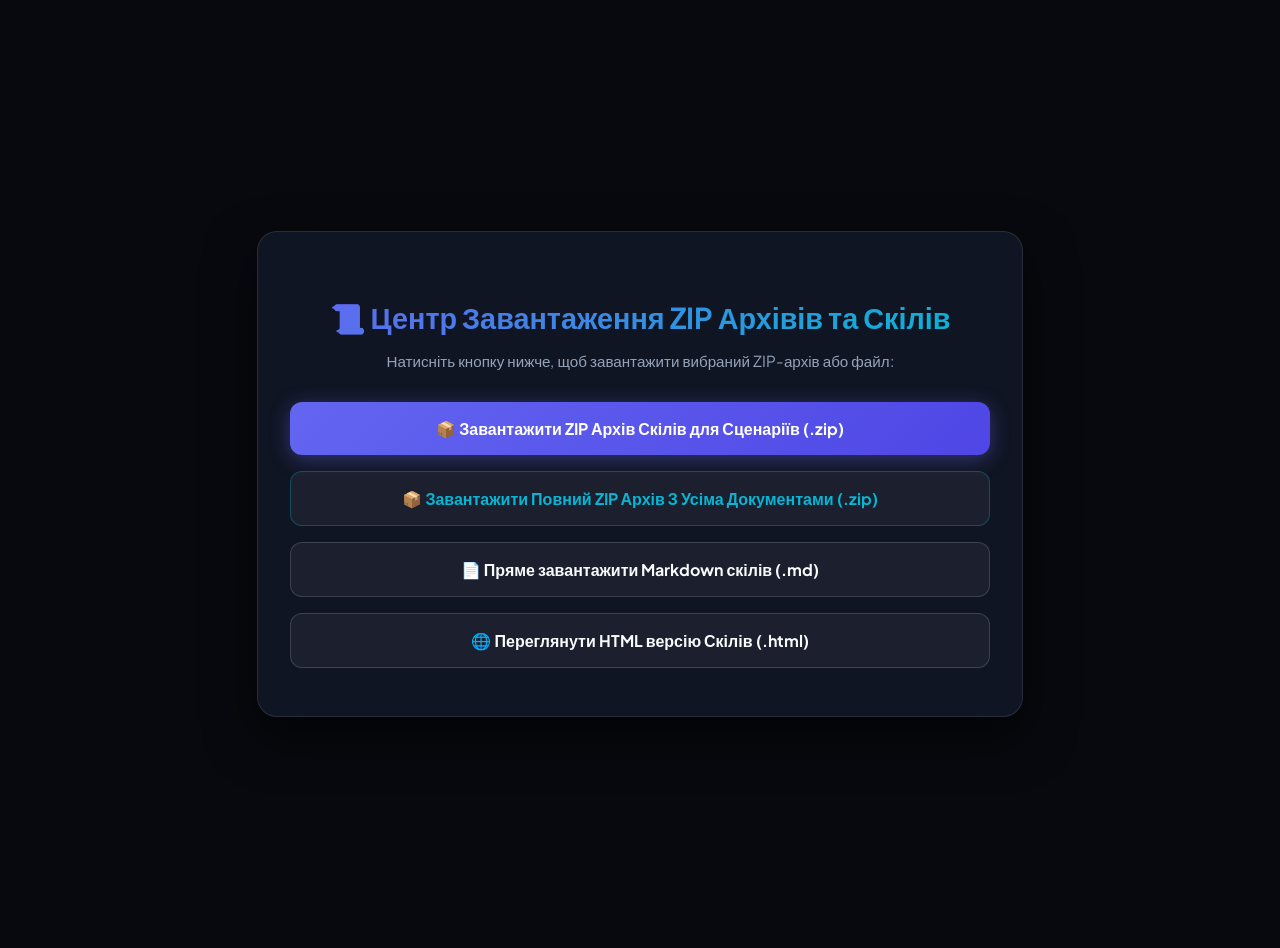
<file: index.html>
<!DOCTYPE html>
<html lang="uk">
<head>
    <meta charset="UTF-8">
    <meta name="viewport" content="width=device-width, initial-scale=1.0">
    <title>Центр Завантаження: AI YouTube Strategy & Scriptwriting Skills</title>
    <link href="https://fonts.googleapis.com/css2?family=Plus+Jakarta+Sans:wght@400;600;700;800&display=swap" rel="stylesheet">
    <style>
        body {
            font-family: 'Plus Jakarta Sans', sans-serif;
            background: #07090e;
            color: #f8fafc;
            display: flex;
            justify-content: center;
            align-items: center;
            min-height: 100vh;
            margin: 0;
            padding: 1.5rem;
        }
        .card {
            background: rgba(18, 24, 38, 0.9);
            border: 1px solid rgba(255,255,255,0.1);
            border-radius: 20px;
            padding: 3rem 2rem;
            max-width: 700px;
            width: 100%;
            text-align: center;
            box-shadow: 0 20px 50px rgba(0,0,0,0.6);
        }
        h1 {
            font-size: 1.8rem;
            margin-bottom: 0.5rem;
            background: linear-gradient(135deg, #6366f1, #06b6d4);
            -webkit-background-clip: text;
            -webkit-text-fill-color: transparent;
        }
        p {
            color: #94a3b8;
            margin-bottom: 2rem;
            font-size: 0.95rem;
        }
        .btn-group {
            display: flex;
            flex-direction: column;
            gap: 1rem;
        }
        .btn {
            display: inline-flex;
            align-items: center;
            justify-content: center;
            gap: 10px;
            padding: 1rem 1.5rem;
            border-radius: 12px;
            font-weight: 700;
            font-size: 1rem;
            text-decoration: none;
            transition: all 0.2s ease;
            cursor: pointer;
        }
        .btn-primary {
            background: linear-gradient(135deg, #6366f1, #4f46e5);
            color: #fff;
            box-shadow: 0 4px 20px rgba(99, 102, 241, 0.4);
        }
        .btn-primary:hover {
            transform: translateY(-2px);
            box-shadow: 0 6px 25px rgba(99, 102, 241, 0.6);
        }
        .btn-secondary {
            background: rgba(255, 255, 255, 0.05);
            color: #06b6d4;
            border: 1px solid rgba(6, 182, 212, 0.3);
        }
        .btn-secondary:hover {
            background: rgba(6, 182, 212, 0.1);
            transform: translateY(-2px);
        }
        .btn-outline {
            background: rgba(255, 255, 255, 0.05);
            color: #f8fafc;
            border: 1px solid rgba(255, 255, 255, 0.15);
        }
        .btn-outline:hover {
            background: rgba(255, 255, 255, 0.1);
            transform: translateY(-2px);
        }
    </style>
</head>
<body>
    <div class="card">
        <h1>📜 Центр Завантаження ZIP Архівів та Скілів</h1>
        <p>Натисніть кнопку нижче, щоб завантажити вибраний ZIP-архів або файл:</p>
        
        <div class="btn-group">
            <a href="SCRIPTWRITING_SKILLS.zip" download="SCRIPTWRITING_SKILLS.zip" class="btn btn-primary">
                📦 Завантажити ZIP Архів Скілів для Сценаріїв (.zip)
            </a>
            <a href="YOUTUBE_AI_STRATEGY.zip" download="YOUTUBE_AI_STRATEGY.zip" class="btn btn-secondary">
                📦 Завантажити Повний ZIP Архів З Усіма Документами (.zip)
            </a>
            <a href="WHAT_IF_SCRIPTWRITING_SKILLS.md" download="WHAT_IF_SCRIPTWRITING_SKILLS.md" class="btn btn-outline">
                📄 Пряме завантажити Markdown скілів (.md)
            </a>
            <a href="WHAT_IF_SCRIPTWRITING_SKILLS.html" download="WHAT_IF_SCRIPTWRITING_SKILLS.html" class="btn btn-outline">
                🌐 Переглянути HTML версію Скілів (.html)
            </a>
        </div>
    </div>
</body>
</html>
</file>
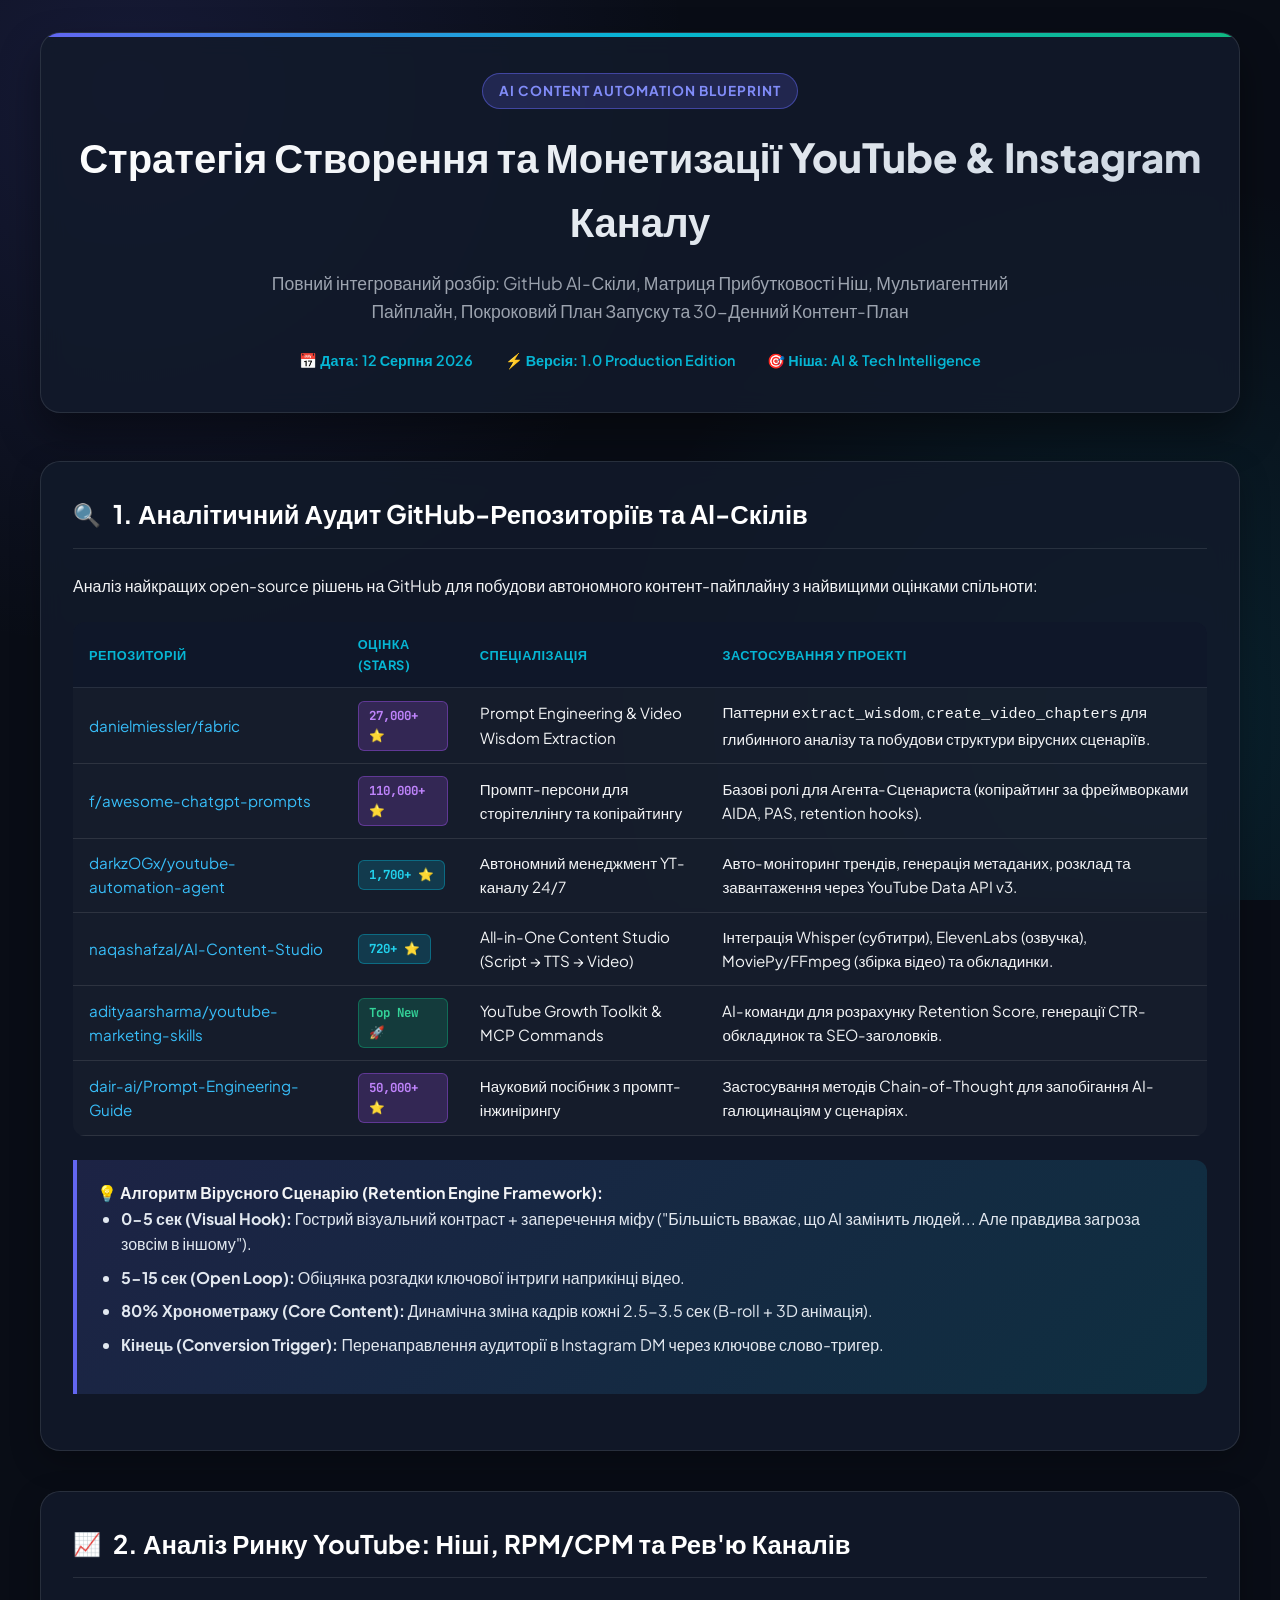
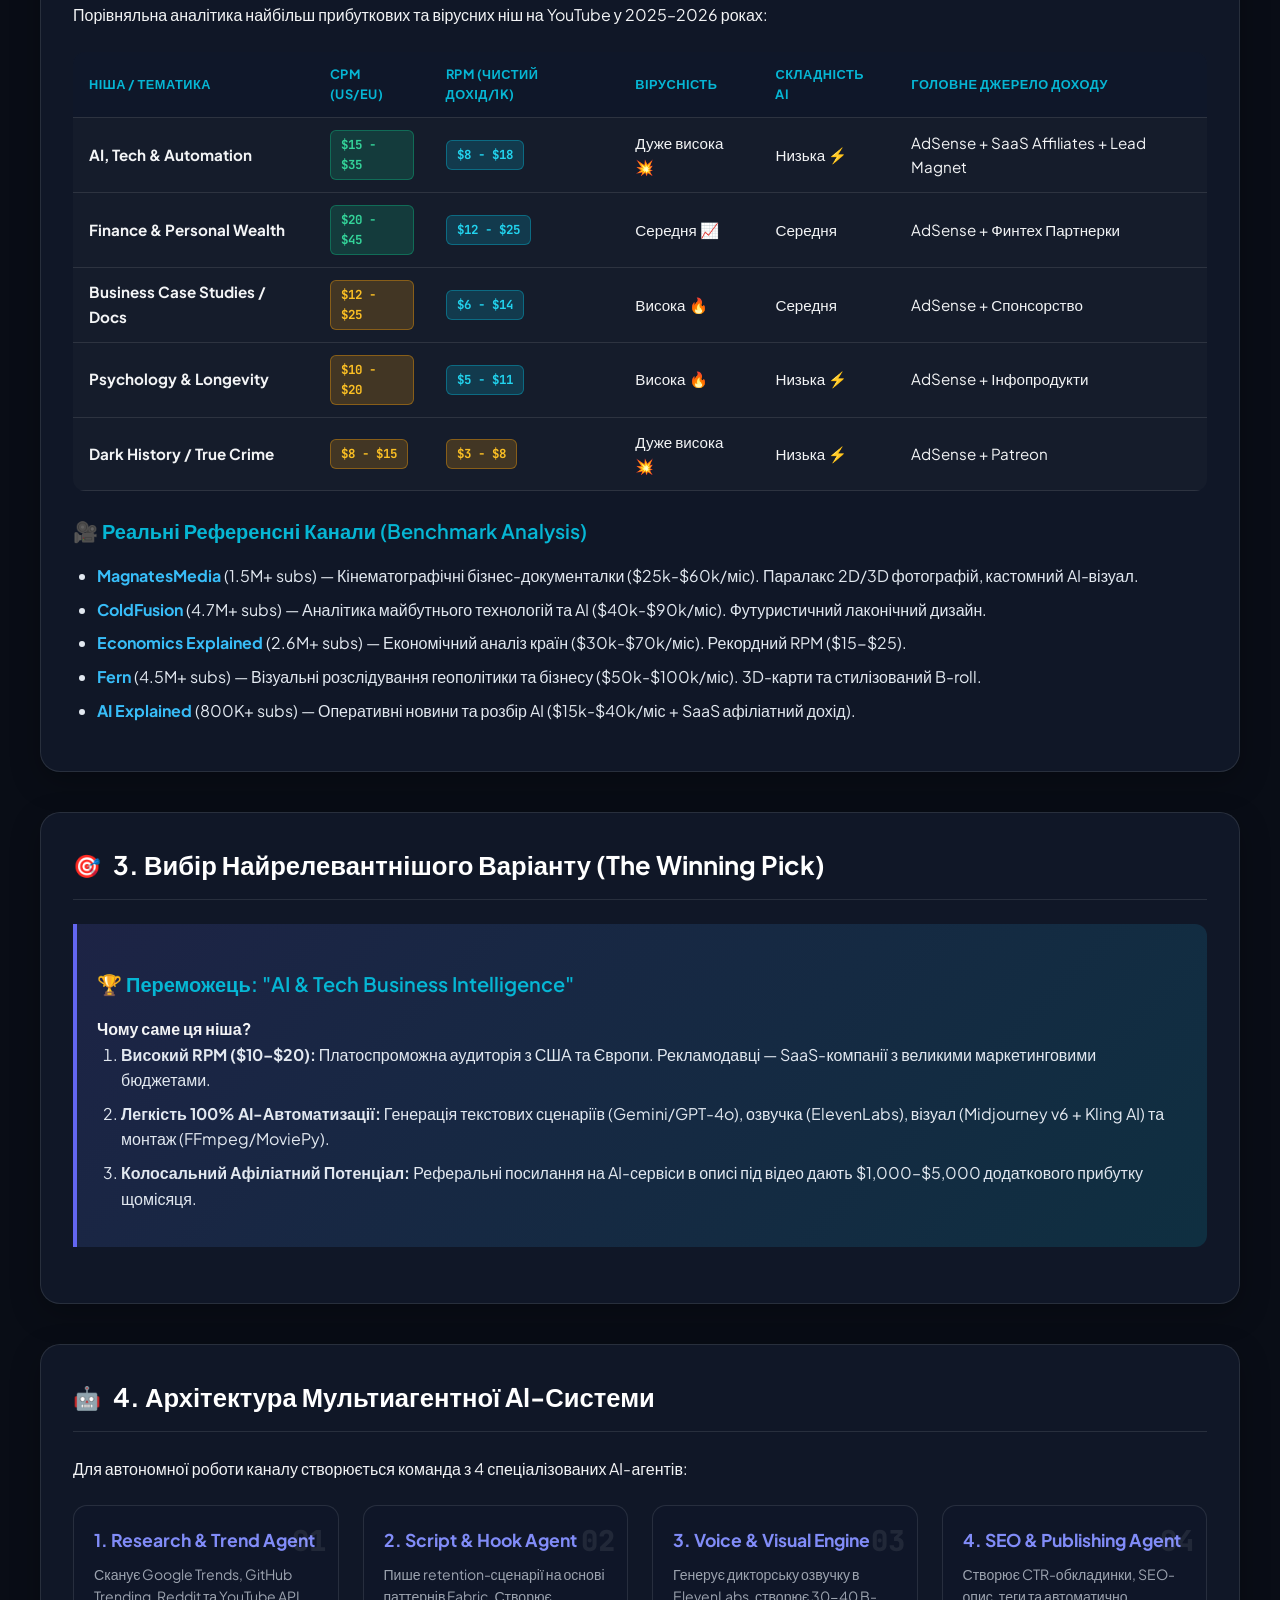
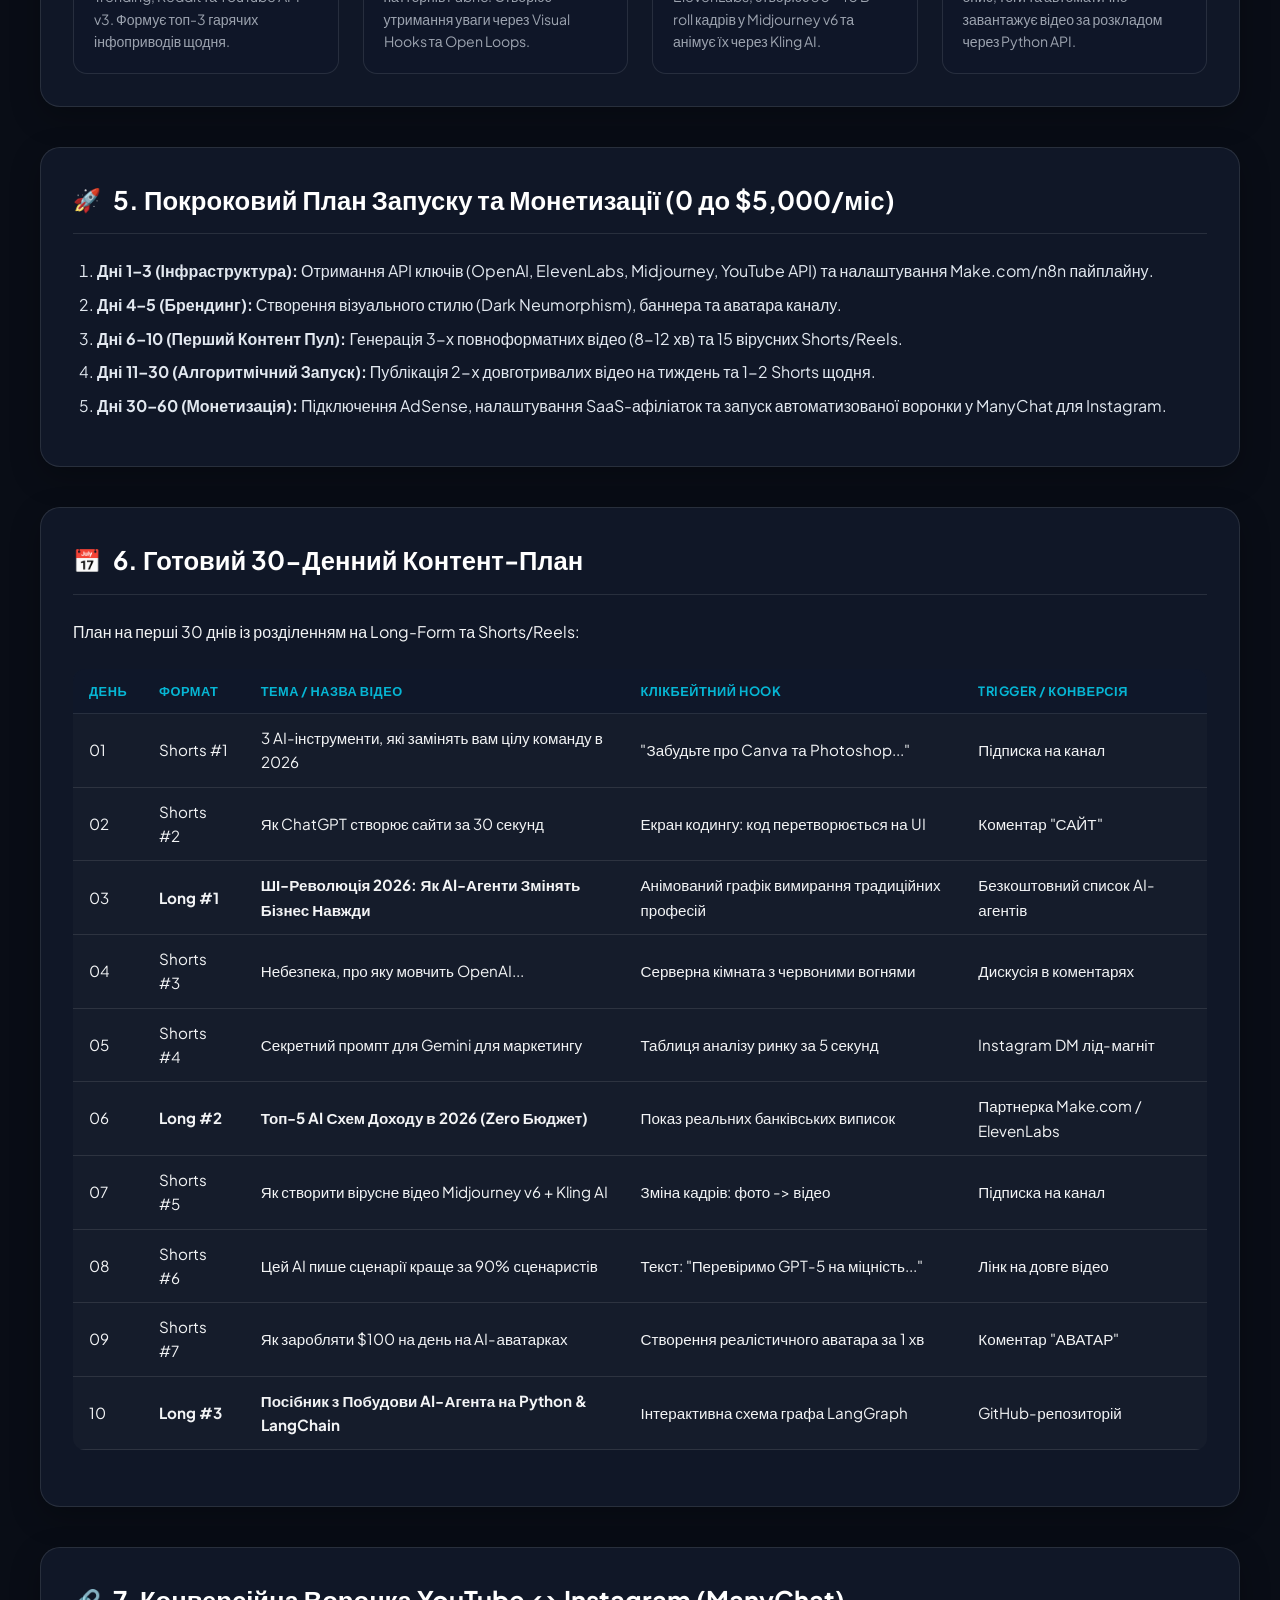
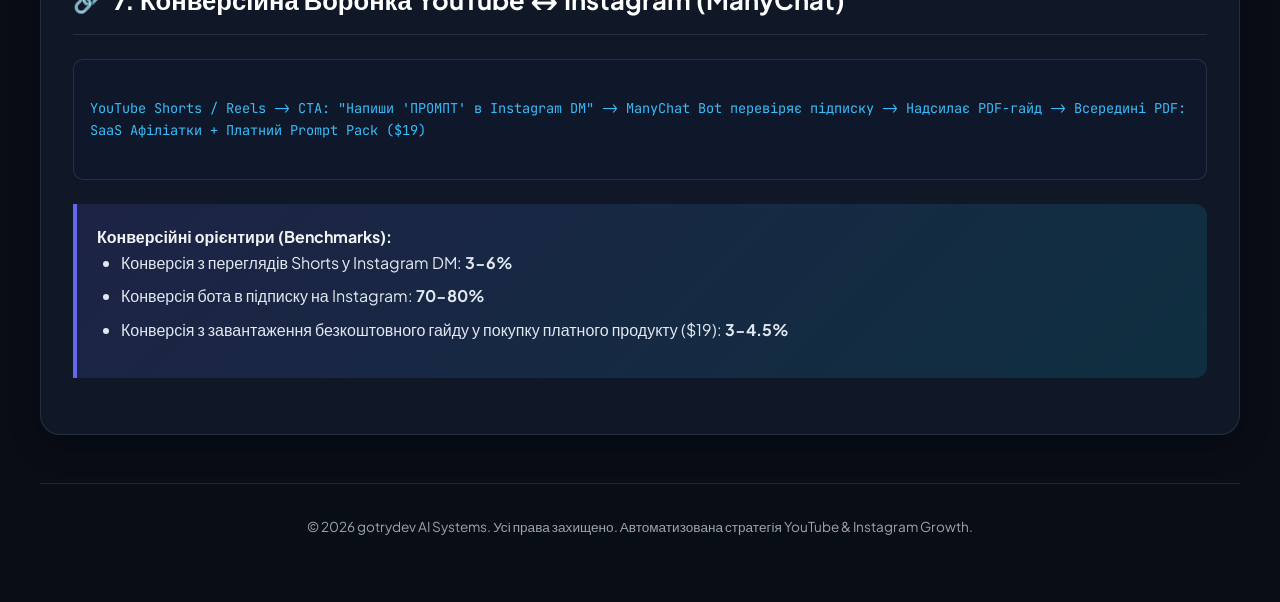
<file: YOUTUBE_AI_STRATEGY.html>
<!DOCTYPE html>
<html lang="uk">
<head>
    <meta charset="UTF-8">
    <meta name="viewport" content="width=device-width, initial-scale=1.0">
    <title>Стратегічний План: AI YouTube & Instagram Автоматизація</title>
    <link rel="preconnect" href="https://fonts.googleapis.com">
    <link rel="preconnect" href="https://fonts.gstatic.com" crossorigin>
    <link href="https://fonts.googleapis.com/css2?family=Plus+Jakarta+Sans:wght@300;400;500;600;700;800&family=JetBrains+Mono:wght@400;600&display=swap" rel="stylesheet">
    <style>
        :root {
            --bg-dark: #090d16;
            --bg-card: rgba(18, 26, 43, 0.85);
            --bg-card-hover: rgba(28, 40, 65, 0.95);
            --border-color: rgba(255, 255, 255, 0.1);
            --primary: #6366f1;
            --primary-glow: rgba(99, 102, 241, 0.35);
            --cyan: #06b6d4;
            --emerald: #10b981;
            --amber: #f59e0b;
            --rose: #f43f5e;
            --text-main: #f3f4f6;
            --text-muted: #9ca3af;
        }

        * {
            box-sizing: border-box;
            margin: 0;
            padding: 0;
        }

        body {
            font-family: 'Plus Jakarta Sans', sans-serif;
            background-color: var(--bg-dark);
            color: var(--text-main);
            line-height: 1.6;
            padding: 2rem 1rem;
            background-image: 
                radial-gradient(circle at 10% 10%, rgba(99, 102, 241, 0.15) 0%, transparent 40%),
                radial-gradient(circle at 90% 80%, rgba(6, 182, 212, 0.12) 0%, transparent 40%);
            background-attachment: fixed;
        }

        .container {
            max-width: 1200px;
            margin: 0 auto;
        }

        header {
            text-align: center;
            margin-bottom: 3rem;
            padding: 2.5rem 1.5rem;
            background: var(--bg-card);
            backdrop-filter: blur(12px);
            border: 1px solid var(--border-color);
            border-radius: 20px;
            box-shadow: 0 20px 40px rgba(0,0,0,0.4);
            position: relative;
            overflow: hidden;
        }

        header::before {
            content: '';
            position: absolute;
            top: 0; left: 0; right: 0; height: 4px;
            background: linear-gradient(90deg, #6366f1, #06b6d4, #10b981);
        }

        .badge-header {
            display: inline-block;
            padding: 6px 16px;
            background: rgba(99, 102, 241, 0.2);
            border: 1px solid rgba(99, 102, 241, 0.5);
            border-radius: 50px;
            color: #818cf8;
            font-size: 0.85rem;
            font-weight: 700;
            text-transform: uppercase;
            letter-spacing: 1px;
            margin-bottom: 1rem;
        }

        h1 {
            font-size: 2.5rem;
            font-weight: 800;
            background: linear-gradient(135deg, #ffffff 0%, #cbd5e1 100%);
            -webkit-background-clip: text;
            -webkit-text-fill-color: transparent;
            margin-bottom: 1rem;
        }

        p.subtitle {
            font-size: 1.1rem;
            color: var(--text-muted);
            max-width: 800px;
            margin: 0 auto;
        }

        .meta-info {
            display: flex;
            justify-content: center;
            gap: 2rem;
            margin-top: 1.5rem;
            font-size: 0.9rem;
            color: var(--cyan);
            font-weight: 600;
        }

        section {
            background: var(--bg-card);
            backdrop-filter: blur(12px);
            border: 1px solid var(--border-color);
            border-radius: 20px;
            padding: 2rem;
            margin-bottom: 2.5rem;
            box-shadow: 0 10px 30px rgba(0,0,0,0.25);
            transition: border-color 0.3s ease;
        }

        section:hover {
            border-color: rgba(99, 102, 241, 0.4);
        }

        h2 {
            font-size: 1.6rem;
            font-weight: 700;
            margin-bottom: 1.5rem;
            display: flex;
            align-items: center;
            gap: 12px;
            color: #ffffff;
            border-bottom: 1px solid var(--border-color);
            padding-bottom: 0.8rem;
        }

        h2 .icon {
            font-size: 1.4rem;
        }

        h3 {
            font-size: 1.25rem;
            font-weight: 600;
            color: var(--cyan);
            margin: 1.5rem 0 1rem 0;
        }

        table {
            width: 100%;
            border-collapse: collapse;
            margin: 1.5rem 0;
            font-size: 0.95rem;
            border-radius: 12px;
            overflow: hidden;
        }

        th, td {
            padding: 12px 16px;
            text-align: left;
            border-bottom: 1px solid var(--border-color);
        }

        th {
            background: rgba(15, 23, 42, 0.9);
            color: var(--cyan);
            font-weight: 700;
            text-transform: uppercase;
            font-size: 0.8rem;
            letter-spacing: 0.5px;
        }

        tr {
            background: rgba(255, 255, 255, 0.02);
            transition: background 0.2s ease;
        }

        tr:hover {
            background: rgba(99, 102, 241, 0.12);
        }

        .badge {
            display: inline-block;
            padding: 4px 10px;
            border-radius: 6px;
            font-size: 0.78rem;
            font-weight: 700;
            font-family: 'JetBrains Mono', monospace;
        }

        .badge-green { background: rgba(16, 185, 129, 0.2); color: #34d399; border: 1px solid rgba(16, 185, 129, 0.4); }
        .badge-cyan { background: rgba(6, 182, 212, 0.2); color: #22d3ee; border: 1px solid rgba(6, 182, 212, 0.4); }
        .badge-amber { background: rgba(245, 158, 11, 0.2); color: #fbbf24; border: 1px solid rgba(245, 158, 11, 0.4); }
        .badge-purple { background: rgba(168, 85, 247, 0.2); color: #c084fc; border: 1px solid rgba(168, 85, 247, 0.4); }

        .pipeline-grid {
            display: grid;
            grid-template-columns: repeat(auto-fit, minmax(250px, 1fr));
            gap: 1.5rem;
            margin-top: 1.5rem;
        }

        .pipeline-card {
            background: rgba(15, 23, 42, 0.8);
            border: 1px solid var(--border-color);
            border-radius: 14px;
            padding: 1.25rem;
            position: relative;
        }

        .pipeline-card .step-num {
            position: absolute;
            top: 12px;
            right: 12px;
            font-size: 1.8rem;
            font-weight: 800;
            color: rgba(255,255,255,0.08);
            font-family: 'JetBrains Mono', monospace;
        }

        .pipeline-card h4 {
            font-size: 1.1rem;
            color: #818cf8;
            margin-bottom: 0.5rem;
        }

        .pipeline-card p {
            font-size: 0.88rem;
            color: var(--text-muted);
        }

        a {
            color: #38bdf8;
            text-decoration: none;
            transition: color 0.2s ease;
        }

        a:hover {
            color: #7dd3fc;
            text-decoration: underline;
        }

        ul, ol {
            margin-left: 1.5rem;
            margin-bottom: 1rem;
        }

        li {
            margin-bottom: 0.5rem;
            color: #e2e8f0;
        }

        .highlight-box {
            background: linear-gradient(135deg, rgba(99, 102, 241, 0.15) 0%, rgba(6, 182, 212, 0.15) 100%);
            border-left: 4px solid var(--primary);
            padding: 1.25rem;
            border-radius: 0 12px 12px 0;
            margin: 1.5rem 0;
        }

        .code-block {
            background: #0f172a;
            border: 1px solid var(--border-color);
            border-radius: 10px;
            padding: 1rem;
            font-family: 'JetBrains Mono', monospace;
            font-size: 0.85rem;
            color: #38bdf8;
            overflow-x: auto;
            margin: 1rem 0;
            white-space: pre-wrap;
        }

        footer {
            text-align: center;
            padding: 2rem;
            color: var(--text-muted);
            font-size: 0.85rem;
            border-top: 1px solid var(--border-color);
            margin-top: 3rem;
        }
    </style>
</head>
<body>

<div class="container">
    <header>
        <span class="badge-header">AI Content Automation Blueprint</span>
        <h1>Стратегія Створення та Монетизації YouTube & Instagram Каналу</h1>
        <p class="subtitle">Повний інтегрований розбір: GitHub AI-Скіли, Матриця Прибутковості Ніш, Мультиагентний Пайплайн, Покроковий План Запуску та 30-Денний Контент-План</p>
        <div class="meta-info">
            <span>📅 Дата: 12 Серпня 2026</span>
            <span>⚡ Версія: 1.0 Production Edition</span>
            <span>🎯 Ніша: AI & Tech Intelligence</span>
        </div>
    </header>

    <!-- SECTION 1 -->
    <section>
        <h2><span class="icon">🔍</span> 1. Аналітичний Аудит GitHub-Репозиторіїв та AI-Скілів</h2>
        <p>Аналіз найкращих open-source рішень на GitHub для побудови автономного контент-пайплайну з найвищими оцінками спільноти:</p>

        <table>
            <thead>
                <tr>
                    <th>Репозиторій</th>
                    <th>Оцінка (Stars)</th>
                    <th>Спеціалізація</th>
                    <th>Застосування у проекті</th>
                </tr>
            </thead>
            <tbody>
                <tr>
                    <td><a href="https://github.com/danielmiessler/fabric" target="_blank">danielmiessler/fabric</a></td>
                    <td><span class="badge badge-purple">27,000+ ⭐</span></td>
                    <td>Prompt Engineering & Video Wisdom Extraction</td>
                    <td>Паттерни <code>extract_wisdom</code>, <code>create_video_chapters</code> для глибинного аналізу та побудови структури вірусних сценаріїв.</td>
                </tr>
                <tr>
                    <td><a href="https://github.com/f/awesome-chatgpt-prompts" target="_blank">f/awesome-chatgpt-prompts</a></td>
                    <td><span class="badge badge-purple">110,000+ ⭐</span></td>
                    <td>Промпт-персони для сторітеллінгу та копірайтингу</td>
                    <td>Базові ролі для Агента-Сценариста (копірайтинг за фреймворками AIDA, PAS, retention hooks).</td>
                </tr>
                <tr>
                    <td><a href="https://github.com/darkzOGx/youtube-automation-agent" target="_blank">darkzOGx/youtube-automation-agent</a></td>
                    <td><span class="badge badge-cyan">1,700+ ⭐</span></td>
                    <td>Автономний менеджмент YT-каналу 24/7</td>
                    <td>Авто-моніторинг трендів, генерація метаданих, розклад та завантаження через YouTube Data API v3.</td>
                </tr>
                <tr>
                    <td><a href="https://github.com/naqashafzal/AI-Content-Studio" target="_blank">naqashafzal/AI-Content-Studio</a></td>
                    <td><span class="badge badge-cyan">720+ ⭐</span></td>
                    <td>All-in-One Content Studio (Script → TTS → Video)</td>
                    <td>Інтеграція Whisper (субтитри), ElevenLabs (озвучка), MoviePy/FFmpeg (збірка відео) та обкладинки.</td>
                </tr>
                <tr>
                    <td><a href="https://github.com/adityaarsharma/youtube-marketing-skills" target="_blank">adityaarsharma/youtube-marketing-skills</a></td>
                    <td><span class="badge badge-green">Top New 🚀</span></td>
                    <td>YouTube Growth Toolkit & MCP Commands</td>
                    <td>AI-команди для розрахунку Retention Score, генерації CTR-обкладинок та SEO-заголовків.</td>
                </tr>
                <tr>
                    <td><a href="https://github.com/dair-ai/Prompt-Engineering-Guide" target="_blank">dair-ai/Prompt-Engineering-Guide</a></td>
                    <td><span class="badge badge-purple">50,000+ ⭐</span></td>
                    <td>Науковий посібник з промпт-інжинірингу</td>
                    <td>Застосування методів Chain-of-Thought для запобігання AI-галюцинаціям у сценаріях.</td>
                </tr>
            </tbody>
        </table>

        <div class="highlight-box">
            <h4>💡 Алгоритм Вірусного Сценарію (Retention Engine Framework):</h4>
            <ul>
                <li><strong>0-5 сек (Visual Hook):</strong> Гострий візуальний контраст + заперечення міфу ("Більшість вважає, що AI замінить людей... Але правдива загроза зовсім в іншому").</li>
                <li><strong>5-15 сек (Open Loop):</strong> Обіцянка розгадки ключової інтриги наприкінці відео.</li>
                <li><strong>80% Хронометражу (Core Content):</strong> Динамічна зміна кадрів кожні 2.5-3.5 сек (B-roll + 3D анімація).</li>
                <li><strong>Кінець (Conversion Trigger):</strong> Перенаправлення аудиторії в Instagram DM через ключове слово-тригер.</li>
            </ul>
        </div>
    </section>

    <!-- SECTION 2 -->
    <section>
        <h2><span class="icon">📈</span> 2. Аналіз Ринку YouTube: Ніші, RPM/CPM та Рев'ю Каналів</h2>
        <p>Порівняльна аналітика найбільш прибуткових та вірусних ніш на YouTube у 2025–2026 роках:</p>

        <table>
            <thead>
                <tr>
                    <th>Ніша / Тематика</th>
                    <th>CPM (US/EU)</th>
                    <th>RPM (Чистий дохід/1k)</th>
                    <th>Вірусність</th>
                    <th>Складність AI</th>
                    <th>Головне Джерело Доходу</th>
                </tr>
            </thead>
            <tbody>
                <tr>
                    <td><strong>AI, Tech & Automation</strong></td>
                    <td><span class="badge badge-green">$15 - $35</span></td>
                    <td><span class="badge badge-cyan">$8 - $18</span></td>
                    <td>Дуже висока 💥</td>
                    <td>Низька ⚡</td>
                    <td>AdSense + SaaS Affiliates + Lead Magnet</td>
                </tr>
                <tr>
                    <td><strong>Finance & Personal Wealth</strong></td>
                    <td><span class="badge badge-green">$20 - $45</span></td>
                    <td><span class="badge badge-cyan">$12 - $25</span></td>
                    <td>Середня 📈</td>
                    <td>Середня</td>
                    <td>AdSense + Финтех Партнерки</td>
                </tr>
                <tr>
                    <td><strong>Business Case Studies / Docs</strong></td>
                    <td><span class="badge badge-amber">$12 - $25</span></td>
                    <td><span class="badge badge-cyan">$6 - $14</span></td>
                    <td>Висока 🔥</td>
                    <td>Середня</td>
                    <td>AdSense + Спонсорство</td>
                </tr>
                <tr>
                    <td><strong>Psychology & Longevity</strong></td>
                    <td><span class="badge badge-amber">$10 - $20</span></td>
                    <td><span class="badge badge-cyan">$5 - $11</span></td>
                    <td>Висока 🔥</td>
                    <td>Низька ⚡</td>
                    <td>AdSense + Інфопродукти</td>
                </tr>
                <tr>
                    <td><strong>Dark History / True Crime</strong></td>
                    <td><span class="badge badge-amber">$8 - $15</span></td>
                    <td><span class="badge badge-amber">$3 - $8</span></td>
                    <td>Дуже висока 💥</td>
                    <td>Низька ⚡</td>
                    <td>AdSense + Patreon</td>
                </tr>
            </tbody>
        </table>

        <h3>🎥 Реальні Референсні Канали (Benchmark Analysis)</h3>
        <ul>
            <li><a href="https://www.youtube.com/@MagnatesMedia" target="_blank"><strong>MagnatesMedia</strong></a> (1.5M+ subs) — Кінематографічні бізнес-документалки ($25k-$60k/міс). Паралакс 2D/3D фотографій, кастомний AI-візуал.</li>
            <li><a href="https://www.youtube.com/@ColdFusion" target="_blank"><strong>ColdFusion</strong></a> (4.7M+ subs) — Аналітика майбутнього технологій та AI ($40k-$90k/міс). Футуристичний лаконічний дизайн.</li>
            <li><a href="https://www.youtube.com/@EconomicsExplained" target="_blank"><strong>Economics Explained</strong></a> (2.6M+ subs) — Економічний аналіз країн ($30k-$70k/міс). Рекордний RPM ($15-$25).</li>
            <li><a href="https://www.youtube.com/@Fern-TV" target="_blank"><strong>Fern</strong></a> (4.5M+ subs) — Візуальні розслідування геополітики та бізнесу ($50k-$100k/міс). 3D-карти та стилізований B-roll.</li>
            <li><a href="https://www.youtube.com/@aiexplained-official" target="_blank"><strong>AI Explained</strong></a> (800K+ subs) — Оперативні новини та розбір AI ($15k-$40k/міс + SaaS афіліатний дохід).</li>
        </ul>
    </section>

    <!-- SECTION 3 -->
    <section>
        <h2><span class="icon">🎯</span> 3. Вибір Найрелевантнішого Варіанту (The Winning Pick)</h2>
        <div class="highlight-box">
            <h3>🏆 Переможець: "AI & Tech Business Intelligence"</h3>
            <p><strong>Чому саме ця ніша?</strong></p>
            <ol>
                <li><strong>Високий RPM ($10–$20):</strong> Платоспроможна аудиторія з США та Європи. Рекламодавці — SaaS-компанії з великими маркетинговими бюджетами.</li>
                <li><strong>Легкість 100% AI-Автоматизації:</strong> Генерація текстових сценаріїв (Gemini/GPT-4o), озвучка (ElevenLabs), візуал (Midjourney v6 + Kling AI) та монтаж (FFmpeg/MoviePy).</li>
                <li><strong>Колосальний Афіліатний Потенціал:</strong> Реферальні посилання на AI-сервіси в описі під відео дають $1,000–$5,000 додаткового прибутку щомісяця.</li>
            </ol>
        </div>
    </section>

    <!-- SECTION 4 -->
    <section>
        <h2><span class="icon">🤖</span> 4. Архітектура Мультиагентної AI-Системи</h2>
        <p>Для автономної роботи каналу створюється команда з 4 спеціалізованих AI-агентів:</p>

        <div class="pipeline-grid">
            <div class="pipeline-card">
                <span class="step-num">01</span>
                <h4>1. Research & Trend Agent</h4>
                <p>Сканує Google Trends, GitHub Trending, Reddit та YouTube API v3. Формує топ-3 гарячих інфоприводів щодня.</p>
            </div>
            <div class="pipeline-card">
                <span class="step-num">02</span>
                <h4>2. Script & Hook Agent</h4>
                <p>Пише retention-сценарії на основі паттернів Fabric. Створює утримання уваги через Visual Hooks та Open Loops.</p>
            </div>
            <div class="pipeline-card">
                <span class="step-num">03</span>
                <h4>3. Voice & Visual Engine</h4>
                <p>Генерує дикторську озвучку в ElevenLabs, створює 30-40 B-roll кадрів у Midjourney v6 та анімує їх через Kling AI.</p>
            </div>
            <div class="pipeline-card">
                <span class="step-num">04</span>
                <h4>4. SEO & Publishing Agent</h4>
                <p>Створює CTR-обкладинки, SEO-опис, теги та автоматично завантажує відео за розкладом через Python API.</p>
            </div>
        </div>
    </section>

    <!-- SECTION 5 -->
    <section>
        <h2><span class="icon">🚀</span> 5. Покроковий План Запуску та Монетизації (0 до $5,000/міс)</h2>
        <ol>
            <li><strong>Дні 1–3 (Інфраструктура):</strong> Отримання API ключів (OpenAI, ElevenLabs, Midjourney, YouTube API) та налаштування Make.com/n8n пайплайну.</li>
            <li><strong>Дні 4–5 (Брендинг):</strong> Створення візуального стилю (Dark Neumorphism), баннера та аватара каналу.</li>
            <li><strong>Дні 6–10 (Перший Контент Пул):</strong> Генерація 3-х повноформатних відео (8-12 хв) та 15 вірусних Shorts/Reels.</li>
            <li><strong>Дні 11–30 (Алгоритмічний Запуск):</strong> Публікація 2-х довготривалих відео на тиждень та 1-2 Shorts щодня.</li>
            <li><strong>Дні 30–60 (Монетизація):</strong> Підключення AdSense, налаштування SaaS-афіліаток та запуск автоматизованої воронки у ManyChat для Instagram.</li>
        </ol>
    </section>

    <!-- SECTION 6 -->
    <section>
        <h2><span class="icon">📅</span> 6. Готовий 30-Денний Контент-План</h2>
        <p>План на перші 30 днів із розділенням на Long-Form та Shorts/Reels:</p>

        <table>
            <thead>
                <tr>
                    <th>День</th>
                    <th>Формат</th>
                    <th>Тема / Назва Відео</th>
                    <th>Клікбейтний Hook</th>
                    <th>Trigger / Конверсія</th>
                </tr>
            </thead>
            <tbody>
                <tr><td>01</td><td>Shorts #1</td><td>3 AI-інструменти, які замінять вам цілу команду в 2026</td><td>"Забудьте про Canva та Photoshop..."</td><td>Підписка на канал</td></tr>
                <tr><td>02</td><td>Shorts #2</td><td>Як ChatGPT створює сайти за 30 секунд</td><td>Екран кодингу: код перетворюється на UI</td><td>Коментар "САЙТ"</td></tr>
                <tr><td>03</td><td><strong>Long #1</strong></td><td><strong>ШІ-Революція 2026: Як AI-Агенти Змінять Бізнес Навжди</strong></td><td>Анімований графік вимирання традиційних професій</td><td>Безкоштовний список AI-агентів</td></tr>
                <tr><td>04</td><td>Shorts #3</td><td>Небезпека, про яку мовчить OpenAI...</td><td>Серверна кімната з червоними вогнями</td><td>Дискусія в коментарях</td></tr>
                <tr><td>05</td><td>Shorts #4</td><td>Секретний промпт для Gemini для маркетингу</td><td>Таблиця аналізу ринку за 5 секунд</td><td>Instagram DM лід-магніт</td></tr>
                <tr><td>06</td><td><strong>Long #2</strong></td><td><strong>Топ-5 AI Схем Доходу в 2026 (Zero Бюджет)</strong></td><td>Показ реальних банківських виписок</td><td>Партнерка Make.com / ElevenLabs</td></tr>
                <tr><td>07</td><td>Shorts #5</td><td>Як створити вірусне відео Midjourney v6 + Kling AI</td><td>Зміна кадрів: фото -> відео</td><td>Підписка на канал</td></tr>
                <tr><td>08</td><td>Shorts #6</td><td>Цей AI пише сценарії краще за 90% сценаристів</td><td>Текст: "Перевіримо GPT-5 на міцність..."</td><td>Лінк на довге відео</td></tr>
                <tr><td>09</td><td>Shorts #7</td><td>Як заробляти $100 на день на AI-аватарках</td><td>Створення реалістичного аватара за 1 хв</td><td>Коментар "АВАТАР"</td></tr>
                <tr><td>10</td><td><strong>Long #3</strong></td><td><strong>Посібник з Побудови AI-Агента на Python & LangChain</strong></td><td>Інтерактивна схема графа LangGraph</td><td>GitHub-репозиторій</td></tr>
            </tbody>
        </table>
    </section>

    <!-- SECTION 7 -->
    <section>
        <h2><span class="icon">🔗</span> 7. Конверсійна Воронка YouTube ↔ Instagram (ManyChat)</h2>
        <div class="code-block">
YouTube Shorts / Reels -> CTA: "Напиши 'ПРОМПТ' в Instagram DM" -> ManyChat Bot перевіряє підписку -> Надсилає PDF-гайд -> Всередині PDF: SaaS Афіліатки + Платний Prompt Pack ($19)
        </div>
        <div class="highlight-box">
            <p><strong>Конверсійні орієнтири (Benchmarks):</strong></p>
            <ul>
                <li>Конверсія з переглядів Shorts у Instagram DM: <strong>3-6%</strong></li>
                <li>Конверсія бота в підписку на Instagram: <strong>70-80%</strong></li>
                <li>Конверсія з завантаження безкоштовного гайду у покупку платного продукту ($19): <strong>3-4.5%</strong></li>
            </ul>
        </div>
    </section>

    <footer>
        <p>© 2026 gotrydev AI Systems. Усі права захищено. Автоматизована стратегія YouTube & Instagram Growth.</p>
    </footer>
</div>

</body>
</html>
</file>
